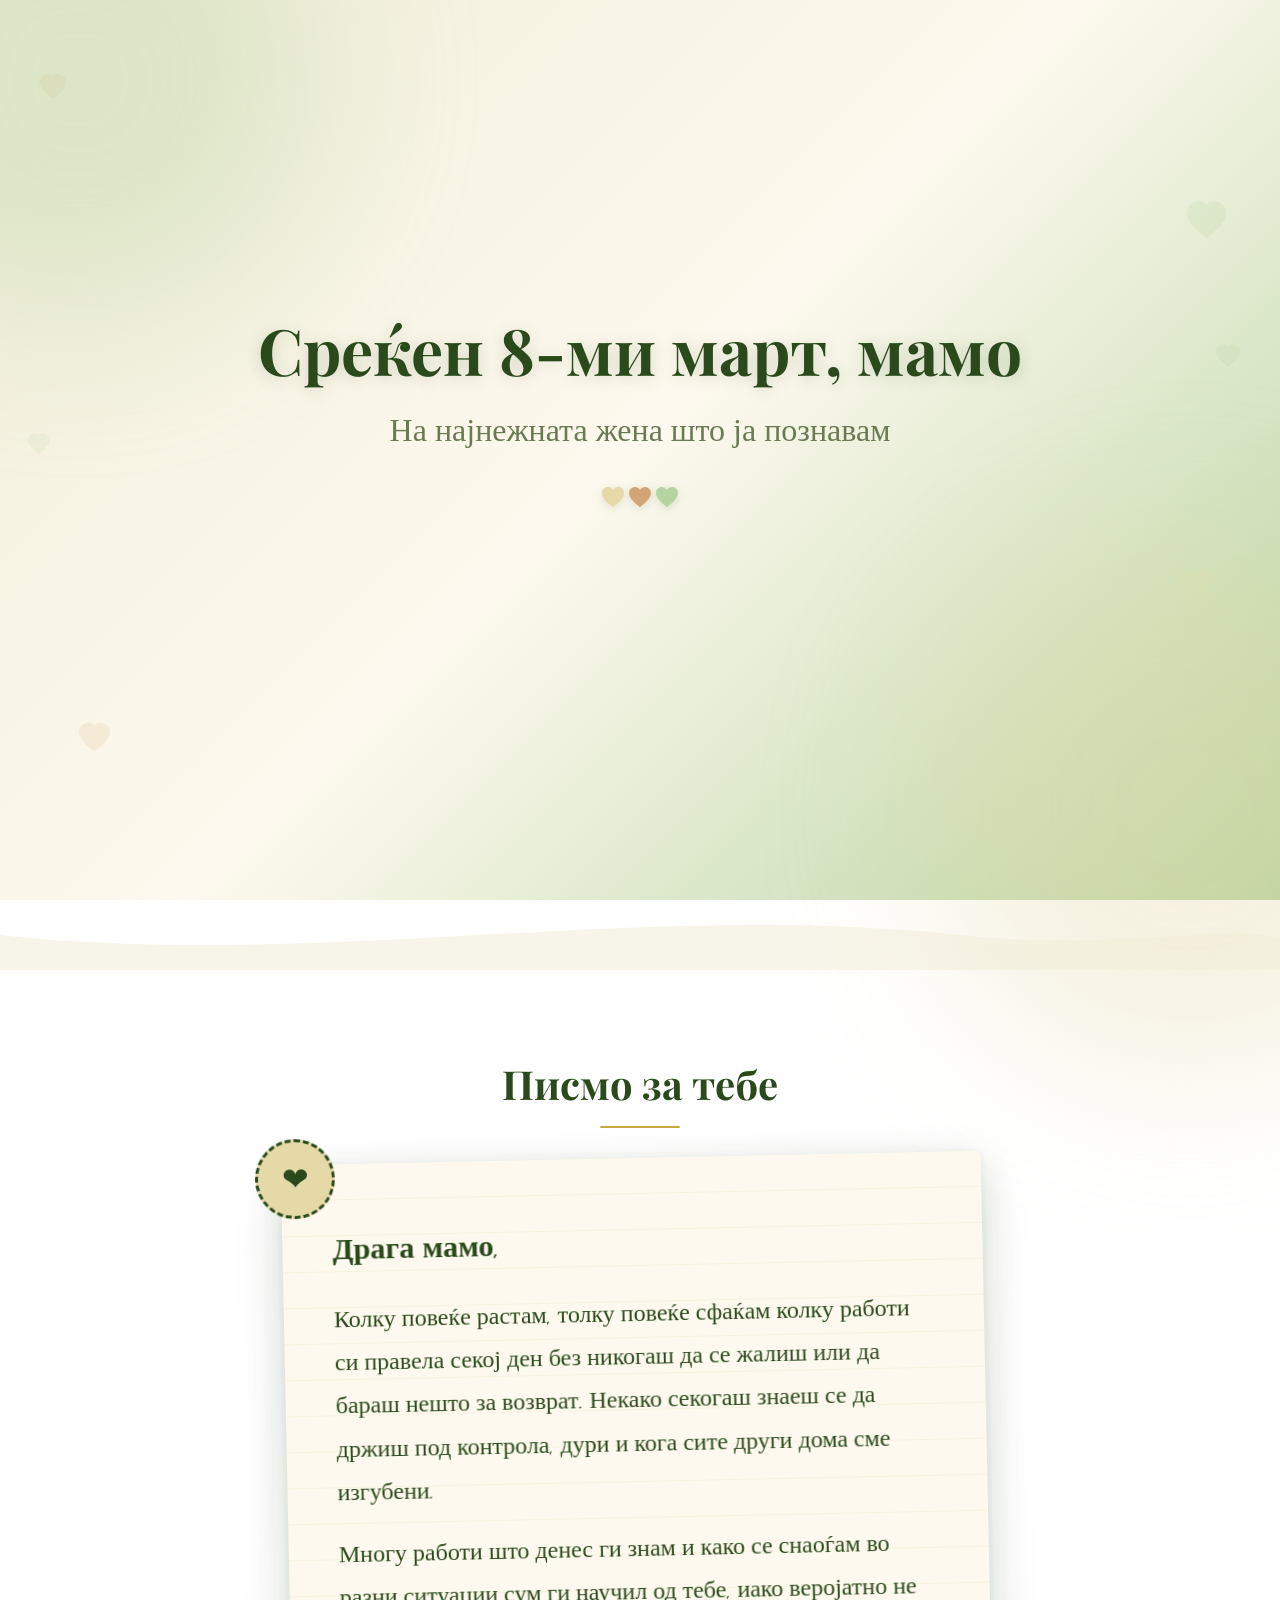
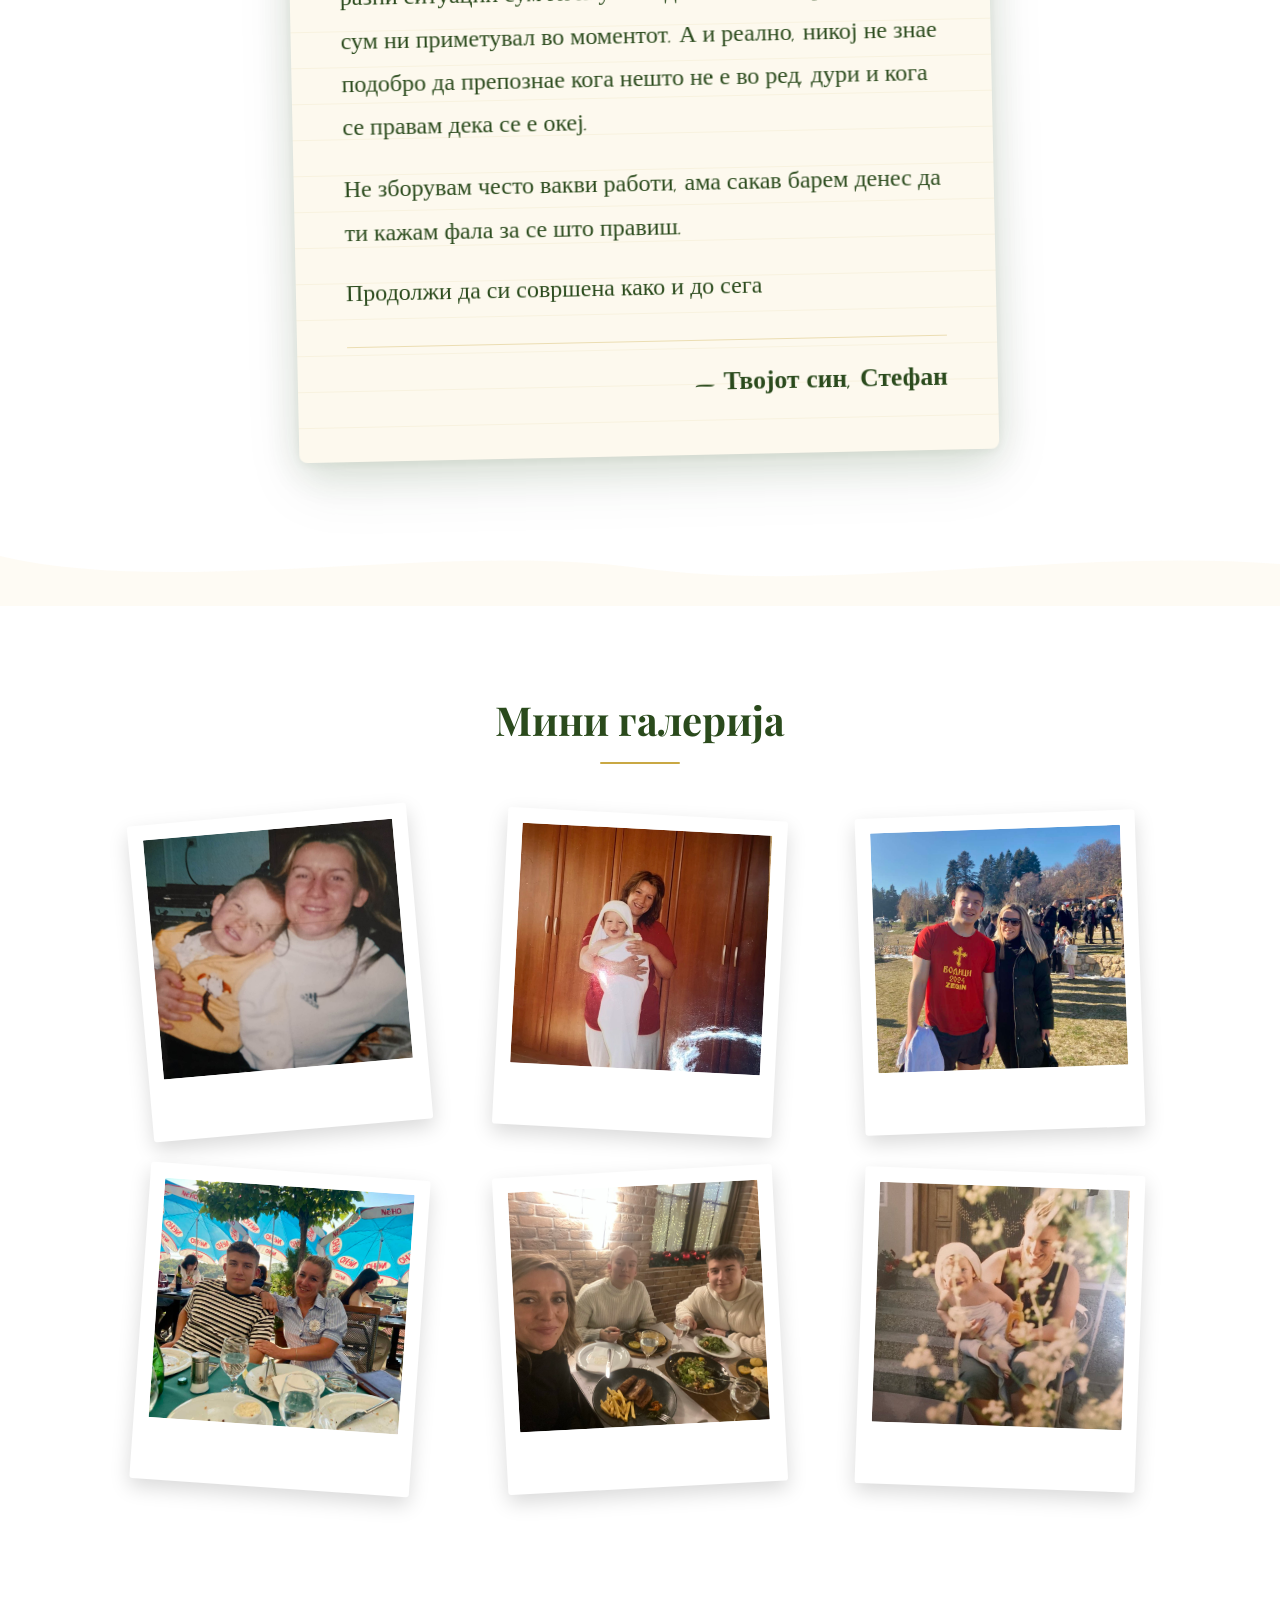
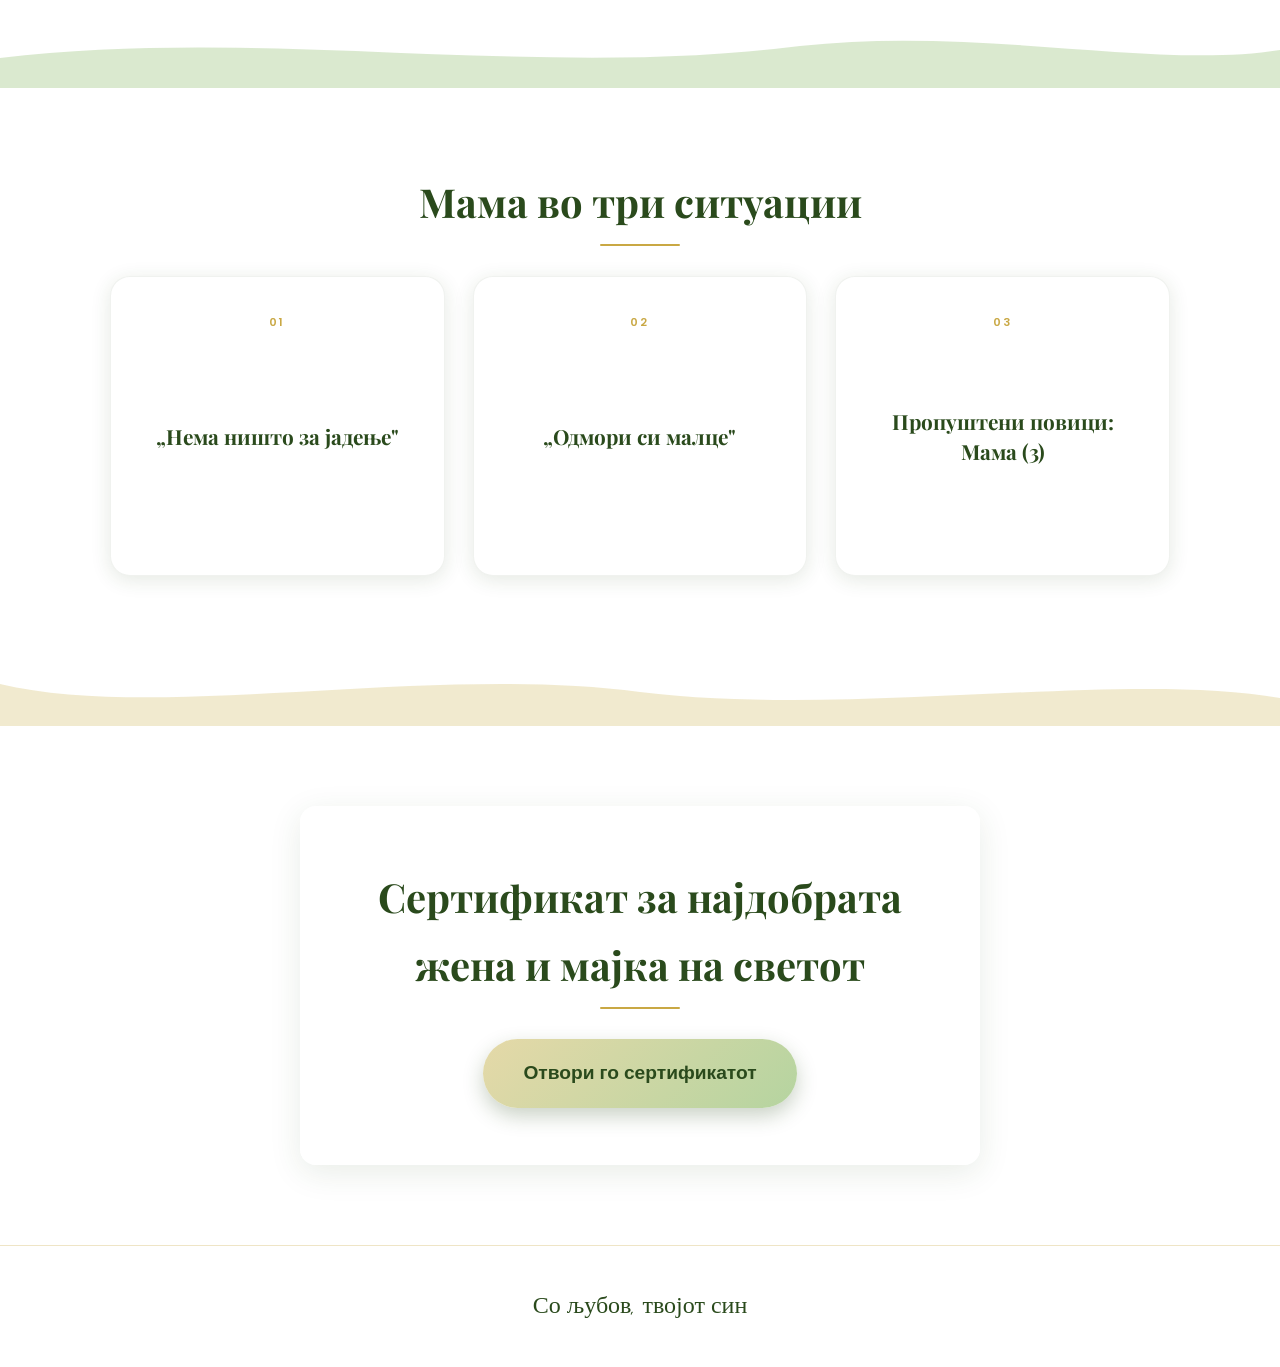
<file: index.html>
<!DOCTYPE html>
<html lang="mk">
  <head>
    <meta charset="UTF-8" />
    <meta name="viewport" content="width=device-width, initial-scale=1.0" />
    <title>Среќен 8-ми март, мамо </title>

    <link rel="stylesheet" href="style.css" />
  </head>
  <body>

    <div class="floating-hearts" aria-hidden="true">
      <svg class="fheart" xmlns="http://www.w3.org/2000/svg" viewBox="0 0 40 38" width="30" height="28">
        <path d="M20 36C20 36 2 24 2 14C2 7 8 3 14 3C17 3 19.5 5 20 7C20.5 5 23 3 26 3C32 3 38 7 38 14C38 24 20 36 20 36Z" fill="#d4a574"/>
      </svg>
      <svg class="fheart" xmlns="http://www.w3.org/2000/svg" viewBox="0 0 40 38" width="45" height="42">
        <path d="M20 36C20 36 2 24 2 14C2 7 8 3 14 3C17 3 19.5 5 20 7C20.5 5 23 3 26 3C32 3 38 7 38 14C38 24 20 36 20 36Z" fill="#a8c890"/>
      </svg>
      <svg class="fheart" xmlns="http://www.w3.org/2000/svg" viewBox="0 0 40 38" width="25" height="23">
        <path d="M20 36C20 36 2 24 2 14C2 7 8 3 14 3C17 3 19.5 5 20 7C20.5 5 23 3 26 3C32 3 38 7 38 14C38 24 20 36 20 36Z" fill="#b5d4a0"/>
      </svg>
      <svg class="fheart" xmlns="http://www.w3.org/2000/svg" viewBox="0 0 40 38" width="40" height="37">
        <path d="M20 36C20 36 2 24 2 14C2 7 8 3 14 3C17 3 19.5 5 20 7C20.5 5 23 3 26 3C32 3 38 7 38 14C38 24 20 36 20 36Z" fill="#e5d9a8"/>
      </svg>
      <svg class="fheart" xmlns="http://www.w3.org/2000/svg" viewBox="0 0 40 38" width="35" height="33">
        <path d="M20 36C20 36 2 24 2 14C2 7 8 3 14 3C17 3 19.5 5 20 7C20.5 5 23 3 26 3C32 3 38 7 38 14C38 24 20 36 20 36Z" fill="#d4a574"/>
      </svg>
      <svg class="fheart" xmlns="http://www.w3.org/2000/svg" viewBox="0 0 40 38" width="28" height="26">
        <path d="M20 36C20 36 2 24 2 14C2 7 8 3 14 3C17 3 19.5 5 20 7C20.5 5 23 3 26 3C32 3 38 7 38 14C38 24 20 36 20 36Z" fill="#a8c890"/>
      </svg>
    </div>

    <header class="hero">
      <div class="hero__content">
        <h1 class="hero__title"><span>Среќен</span> <span>8-ми</span> <span>март,</span> <span>мамо</span></h1>
        <p class="hero__subtitle">На најнежната жена што ја познавам</p>

        <span class="hero__hearts" aria-hidden="true">
          <svg xmlns="http://www.w3.org/2000/svg" viewBox="0 0 80 26" width="80" height="26">
            <path d="M13 23C13 23 2 15.5 2 9C2 5.5 5 3 8 3C10 3 11.8 4.2 13 5.8C14.2 4.2 16 3 18 3C21 3 24 5.5 24 9C24 15.5 13 23 13 23Z" fill="#e5d9a8"/>
            <path d="M40 23C40 23 29 15.5 29 9C29 5.5 32 3 35 3C37 3 38.8 4.2 40 5.8C41.2 4.2 43 3 45 3C48 3 51 5.5 51 9C51 15.5 40 23 40 23Z" fill="#d4a574"/>
            <path d="M67 23C67 23 56 15.5 56 9C56 5.5 59 3 62 3C64 3 65.8 4.2 67 5.8C68.2 4.2 70 3 72 3C75 3 78 5.5 78 9C78 15.5 67 23 67 23Z" fill="#b5d4a0"/>
          </svg>
        </span>
      </div>

    </header>

    <main>

      <div class="wave wave--hero" aria-hidden="true"></div>

      <section id="letter" class="letter" aria-labelledby="letter-heading">
        <h2 id="letter-heading" class="section-title">Писмо за тебе</h2>

        <article class="letter__card">
          <p class="letter__salutation">Драга мамо,</p>

          <p class="letter__body">
            Колку повеќе растам, толку повеќе сфаќам колку работи си
            правела секој ден без никогаш да се жалиш или да бараш нешто за возврат. Некако секогаш знаеш се
            да држиш под контрола, дури и кога сите други дома сме изгубени.
          </p>
          <p class="letter__body">
            Многу работи што денес ги знам и како се снаоѓам во разни ситуации сум ги научил од тебе,
            иако веројатно не сум ни приметувал во моментот.
            А и реално, никој не знае подобро да препознае кога нешто не е во ред,
            дури и кога се правам дека се е океј.
          </p>
          <p class="letter__body">
            Не зборувам често вакви работи, ама сакав барем денес да ти кажам фала за се што правиш.
          </p>
          <p class="letter__closing">Продолжи да си совршена како и до сега</p>

          <p class="letter__signature">
            — Твојот син, Стефан
          </p>
        </article>
      </section>

      <div class="wave wave--1" aria-hidden="true"></div>

      <section class="gallery" aria-labelledby="gallery-heading">
        <h2 id="gallery-heading" class="section-title">Мини галерија</h2>

        <div class="gallery__grid">

          <figure class="polaroid">
            <img
              src="assets/images/photo1.jpg"
              alt="слика1"
              class="polaroid__img"
              loading="lazy"
            />
            <figcaption class="polaroid__caption"></figcaption>
          </figure>

          <figure class="polaroid">
            <img
              src="assets/images/photo2.jpg"
              alt="слика2"
              class="polaroid__img"
              loading="lazy"
            />
            <figcaption class="polaroid__caption"></figcaption>
          </figure>

          <figure class="polaroid">
            <img
              src="assets/images/photo3.jpg"
              alt="слика3"
              class="polaroid__img"
              loading="lazy"
            />
            <figcaption class="polaroid__caption"></figcaption>
          </figure>

          <figure class="polaroid">
            <img
              src="assets/images/photo4.jpg"
              alt="слика4"
              class="polaroid__img"
              loading="lazy"
            />
            <figcaption class="polaroid__caption"></figcaption>
          </figure>

          <figure class="polaroid">
            <img
              src="assets/images/photo5.jpg"
              alt="слика5"
              class="polaroid__img"
              loading="lazy"
            />
            <figcaption class="polaroid__caption"></figcaption>
          </figure>

          <figure class="polaroid">
            <img
              src="assets/images/photo6.jpg"
              alt="слика6"
              class="polaroid__img"
              loading="lazy"
            />
            <figcaption class="polaroid__caption"></figcaption>
          </figure>

        </div>
      </section>

      <div class="wave wave--2" aria-hidden="true"></div>

      <section class="memories" aria-labelledby="memories-heading">
        <h2 id="memories-heading" class="section-title">Мама во три ситуации</h2>

        <div class="flip-grid">

          <div class="flip-card" tabindex="0">
            <div class="flip-card__inner">
              <div class="flip-card__front">
                <span class="flip-card__label">01</span>
                <p class="flip-card__front-text">„Нема ништо за јадење"</p>
                <span class="flip-card__hint"></span>
              </div>
              <div class="flip-card__back">
                <p class="flip-card__scene">*влегувам во кујна*</p>
                <ul class="flip-card__list">
                  <li>супа</li>
                  <li>салата</li>
                  <li>главно јадење</li>
                  <li>десерт</li>
                  <li>цеден сок</li>
                </ul>
              </div>
            </div>
          </div>

          <div class="flip-card" tabindex="0">
            <div class="flip-card__inner">
              <div class="flip-card__front">
                <span class="flip-card__label">02</span>
                <p class="flip-card__front-text">„Одмори си малце"</p>
                <span class="flip-card__hint"></span>
              </div>
              <div class="flip-card__back">
                <p class="flip-card__scene">*7 сабајле*</p>
                <p class="flip-card__back-text">веќе исчистена<br>цела куќа</p>
              </div>
            </div>
          </div>

          <div class="flip-card" tabindex="0">
            <div class="flip-card__inner">
              <div class="flip-card__front">
                <span class="flip-card__label">03</span>
                <p class="flip-card__front-text">Пропуштени повици:<br>Мама (3)</p>
                <span class="flip-card__hint"></span>
              </div>
              <div class="flip-card__back">
                <ul class="flip-card__list flip-card__list--quotes">
                  <li>„Каде си?"</li>
                  <li>„Јаде ли?"</li>
                  <li>„Кога ќе дојдеш?"</li>
                </ul>
              </div>
            </div>
          </div>

        </div>
      </section>

      <div class="wave wave--3" aria-hidden="true"></div>

      <section class="download" aria-labelledby="download-heading">
        <div class="download__box">
          <h2 id="download-heading" class="section-title">
            Сертификат за најдобрата жена и мајка на светот
          </h2>
          <a
            href="certificate.html"
            target="_blank"
            rel="noopener noreferrer"
            class="download-btn"
          >
            Отвори го сертификатот
          </a>
        </div>
      </section>

    </main>

    <footer class="site-footer">
      <p class="site-footer__text">Со љубов, твојот син</p>
    </footer>

    <script>
      document.getElementById('current-year').textContent =
        new Date().getFullYear();
    </script>

  </body>
</html>
</file>
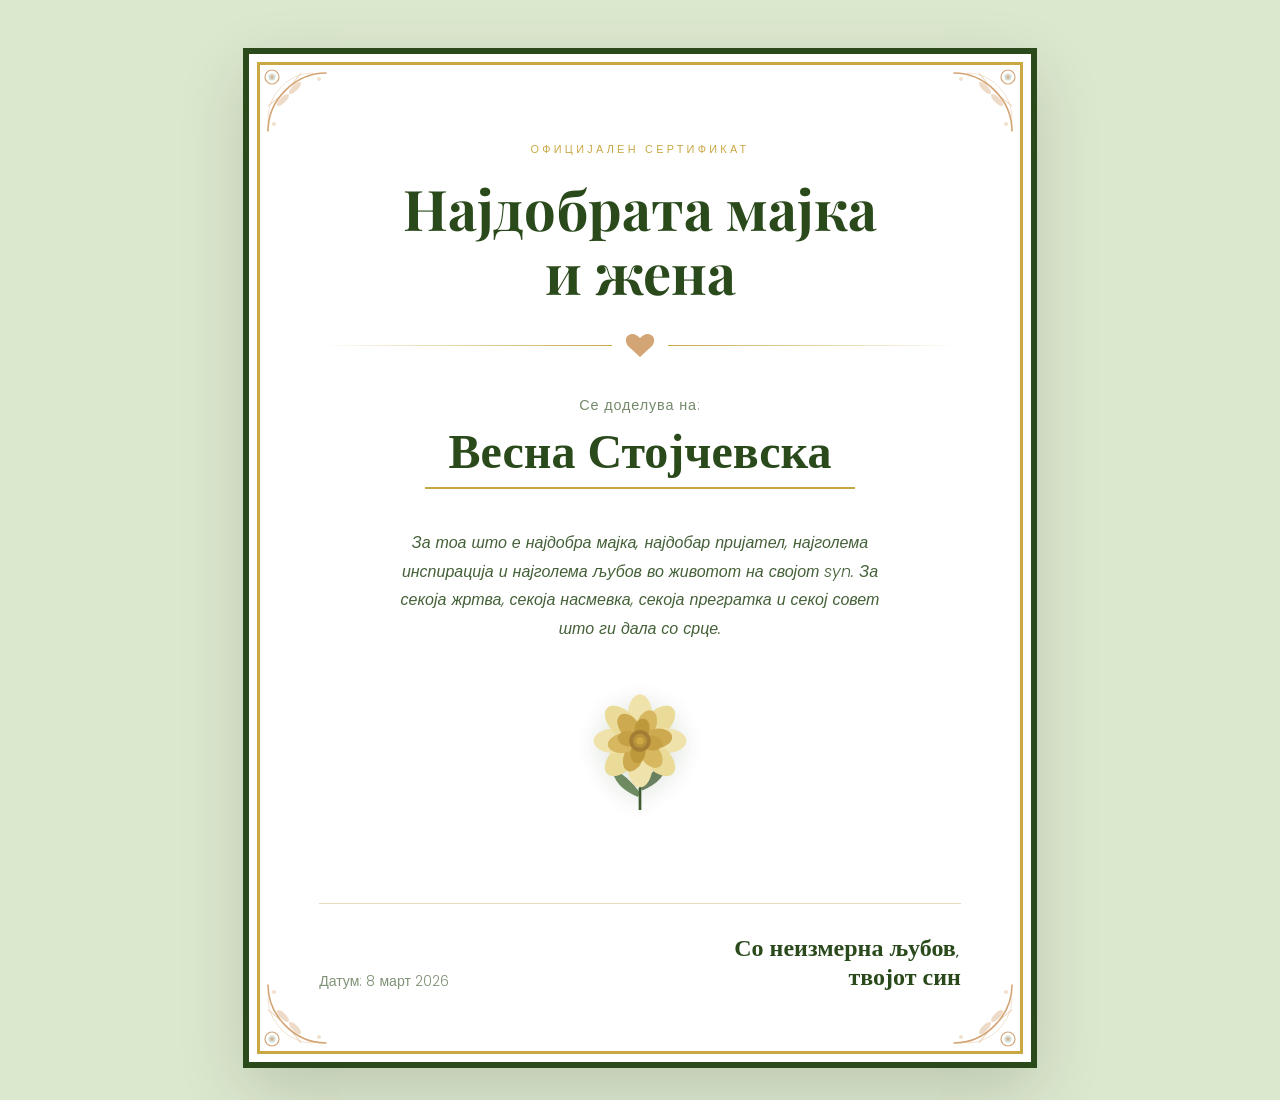
<file: certificate.html>
<!DOCTYPE html>
<html lang="mk">
  <head>
    <meta charset="UTF-8" />
    <meta name="viewport" content="width=device-width, initial-scale=1.0" />
    <title>Сертификат — Најдобрата мајка и жена</title>
    <style>
      @import url('https://fonts.googleapis.com/css2?family=Playfair+Display:ital,wght@0,400;0,700;1,400&family=Dancing+Script:wght@500;700&family=Poppins:wght@300;400;500&display=swap');

      :root {
        --burgundy: #2a4a1c;
        --gold:     #c9a844;
        --cream:    #fdf9ee;
      }

      *, *::before, *::after {
        box-sizing: border-box;
        margin: 0;
        padding: 0;
      }

      body {
        font-family: 'Poppins', sans-serif;
        background: #dce8ce;
        min-height: 100vh;
        display: flex;
        flex-direction: column;
        align-items: center;
        justify-content: flex-start;
        padding: 48px 20px 32px;
        gap: 28px;
      }

      .certificate {
        background: #fff;
        width: 210mm;
        min-height: 270mm;
        padding: 60px 70px;
        position: relative;
        display: flex;
        flex-direction: column;
        align-items: center;
        text-align: center;
        border: 6px solid var(--burgundy);
        box-shadow:
          inset 0 0 0 8px #fff,
          inset 0 0 0 11px var(--gold),
          0 24px 64px rgba(0, 0, 0, 0.14);
      }

      .corner {
        position: absolute;
        width: 68px;
        height: 68px;
        pointer-events: none;
      }
      .corner--tl { top: 14px;    left: 14px;  }
      .corner--tr { top: 14px;    right: 14px; transform: scaleX(-1); }
      .corner--bl { bottom: 14px; left: 14px;  transform: scaleY(-1); }
      .corner--br { bottom: 14px; right: 14px; transform: scale(-1);  }

      .cert-org {
        font-family: 'Poppins', sans-serif;
        font-size: 0.68rem;
        font-weight: 500;
        letter-spacing: 0.30em;
        text-transform: uppercase;
        color: var(--gold);
        margin-top: 28px;
        margin-bottom: 18px;
      }

      .cert-title {
        font-family: 'Playfair Display', serif;
        font-size: 3.5rem;
        font-weight: 700;
        color: var(--burgundy);
        line-height: 1.15;
        margin-bottom: 28px;
      }

      .cert-divider {
        display: flex;
        align-items: center;
        gap: 14px;
        width: 100%;
        margin-bottom: 36px;
      }

      .cert-divider__line {
        flex: 1;
        height: 1px;
        background: linear-gradient(to right, transparent, var(--gold));
      }

      .cert-divider__line + svg + .cert-divider__line {
        background: linear-gradient(to left, transparent, var(--gold));
      }

      .cert-intro {
        font-size: 0.9rem;
        font-weight: 300;
        color: rgba(42, 74, 28, 0.65);
        letter-spacing: 0.06em;
        margin-bottom: 8px;
      }

      .cert-name {
        font-family: 'Dancing Script', cursive;
        font-size: 3rem;
        font-weight: 700;
        color: var(--burgundy);
        border-bottom: 2px solid var(--gold);
        display: inline-block;
        min-width: 340px;
        padding: 0 24px 6px;
        margin-bottom: 40px;
        min-height: 3.8rem;
      }

      .cert-body {
        font-size: 1rem;
        font-weight: 300;
        color: var(--burgundy);
        line-height: 1.8;
        max-width: 480px;
        margin: 0 auto;
        opacity: 0.88;
        font-style: italic;
      }

      .cert-rose {
        display: block;
        margin: 2rem auto 1rem;
        opacity: 0.9;
        filter: drop-shadow(0 4px 12px rgba(42, 74, 28, 0.15));
      }

      .cert-footer {
        width: 100%;
        display: flex;
        justify-content: space-between;
        align-items: flex-end;
        margin-top: auto;
        padding-top: 30px;
        padding-bottom: 10px;
        border-top: 1px solid rgba(201, 168, 68, 0.4);
      }

      .cert-date {
        font-size: 0.88rem;
        color: rgba(42, 74, 28, 0.6);
        font-weight: 300;
      }

      .cert-signature {
        font-family: 'Dancing Script', cursive;
        font-size: 1.5rem;
        font-weight: 700;
        color: var(--burgundy);
        text-align: right;
      }

      .print-controls {
        display: flex;
        gap: 12px;
        flex-wrap: wrap;
        justify-content: center;
      }

      .print-btn {
        display: inline-block;
        padding: 14px 32px;
        background: var(--burgundy);
        color: #fff;
        border: none;
        border-radius: 50px;
        font-family: 'Poppins', sans-serif;
        font-size: 1rem;
        font-weight: 500;
        cursor: pointer;
        box-shadow: 0 4px 16px rgba(42, 74, 28, 0.3);
        transition: transform 0.25s ease, box-shadow 0.25s ease;
      }

      .print-btn:hover {
        transform: translateY(-3px);
        box-shadow: 0 8px 28px rgba(42, 74, 28, 0.4);
      }

      .back-link {
        display: inline-block;
        padding: 14px 32px;
        background: transparent;
        color: var(--burgundy);
        border: 2px solid var(--burgundy);
        border-radius: 50px;
        font-family: 'Poppins', sans-serif;
        font-size: 1rem;
        font-weight: 400;
        text-decoration: none;
        transition: all 0.25s ease;
      }

      .back-link:hover {
        background: var(--burgundy);
        color: #fff;
      }

      @media print {
        @page { size: A4 portrait; margin: 12mm; }

        *  { -webkit-print-color-adjust: exact; print-color-adjust: exact; }

        body {
          background: #fff;
          padding: 0;
          display: block;
          min-height: unset;
        }

        .no-print { display: none !important; }

        .certificate {
          width: 100%;
          min-height: unset;
          box-shadow: none;
          border: 5px solid var(--burgundy);
          outline: 2px solid var(--gold);
          outline-offset: -12px;
          padding: 50px 60px;
        }
      }

      @media (max-width: 820px) {
        body { padding: 24px 12px; }

        .certificate {
          width: 95vw;
          min-height: unset;
          padding: 40px 28px;
        }

        .corner      { width: 52px; height: 52px; }
        .cert-org    { font-size: 0.62rem; letter-spacing: 0.22em; margin-top: 20px; }
        .cert-title  { font-size: 2.2rem; }
        .cert-name   { font-size: 2.2rem; min-width: 200px; }
        .cert-body   { font-size: 0.92rem; }
      }

      @media (max-width: 520px) {
        .certificate { width: 95vw; padding: 30px 20px; }
        .cert-title  { font-size: 1.75rem; }
        .cert-name   { font-size: 1.8rem;  min-width: 160px; }
        .cert-org    { font-size: 0.58rem; letter-spacing: 0.18em; }
        .cert-footer { flex-direction: column; gap: 14px; text-align: center; }
        .corner      { width: 44px; height: 44px; }
        .print-controls { gap: 8px; }
        .print-btn,
        .back-link   { padding: 12px 24px; font-size: 0.9rem; }
      }
    </style>
  </head>
  <body>

    <div class="certificate">

      <div class="corner corner--tl" aria-hidden="true">
        <svg xmlns="http://www.w3.org/2000/svg" viewBox="0 0 68 68" width="68" height="68">
          <path d="M5 63 C5 32 32 5 63 5"
                fill="none" stroke="#d4a574" stroke-width="1.6" stroke-linecap="round"/>
          <path d="M5 50 C5 26 26 5 50 5"
                fill="none" stroke="#d4a574" stroke-width="0.8" stroke-linecap="round" opacity="0.4"/>
          <path d="M5 38 Q24 24 38 5"
                fill="none" stroke="#d4a574" stroke-width="1" stroke-linecap="round" opacity="0.55"/>
          <ellipse cx="20" cy="32" rx="8" ry="3"
                   fill="#d4a574" opacity="0.4" transform="rotate(-45 20 32)"/>
          <ellipse cx="32" cy="20" rx="8" ry="3"
                   fill="#d4a574" opacity="0.4" transform="rotate(-45 32 20)"/>
          <circle cx="9" cy="9" r="7"
                  fill="none" stroke="#d4a574" stroke-width="1.2"/>
          <circle cx="9" cy="9" r="3.5" fill="#2a4a1c" opacity="0.2"/>
          <circle cx="9" cy="9" r="1.6" fill="#d4a574" opacity="0.75"/>
          <circle cx="11" cy="56" r="2"  fill="#d4a574" opacity="0.35"/>
          <circle cx="56" cy="11" r="2"  fill="#d4a574" opacity="0.35"/>
        </svg>
      </div>
      <div class="corner corner--tr" aria-hidden="true">
        <svg xmlns="http://www.w3.org/2000/svg" viewBox="0 0 68 68" width="68" height="68">
          <path d="M5 63 C5 32 32 5 63 5"
                fill="none" stroke="#d4a574" stroke-width="1.6" stroke-linecap="round"/>
          <path d="M5 50 C5 26 26 5 50 5"
                fill="none" stroke="#d4a574" stroke-width="0.8" stroke-linecap="round" opacity="0.4"/>
          <path d="M5 38 Q24 24 38 5"
                fill="none" stroke="#d4a574" stroke-width="1" stroke-linecap="round" opacity="0.55"/>
          <ellipse cx="20" cy="32" rx="8" ry="3"
                   fill="#d4a574" opacity="0.4" transform="rotate(-45 20 32)"/>
          <ellipse cx="32" cy="20" rx="8" ry="3"
                   fill="#d4a574" opacity="0.4" transform="rotate(-45 32 20)"/>
          <circle cx="9" cy="9" r="7"
                  fill="none" stroke="#d4a574" stroke-width="1.2"/>
          <circle cx="9" cy="9" r="3.5" fill="#2a4a1c" opacity="0.2"/>
          <circle cx="9" cy="9" r="1.6" fill="#d4a574" opacity="0.75"/>
          <circle cx="11" cy="56" r="2"  fill="#d4a574" opacity="0.35"/>
          <circle cx="56" cy="11" r="2"  fill="#d4a574" opacity="0.35"/>
        </svg>
      </div>
      <div class="corner corner--bl" aria-hidden="true">
        <svg xmlns="http://www.w3.org/2000/svg" viewBox="0 0 68 68" width="68" height="68">
          <path d="M5 63 C5 32 32 5 63 5"
                fill="none" stroke="#d4a574" stroke-width="1.6" stroke-linecap="round"/>
          <path d="M5 50 C5 26 26 5 50 5"
                fill="none" stroke="#d4a574" stroke-width="0.8" stroke-linecap="round" opacity="0.4"/>
          <path d="M5 38 Q24 24 38 5"
                fill="none" stroke="#d4a574" stroke-width="1" stroke-linecap="round" opacity="0.55"/>
          <ellipse cx="20" cy="32" rx="8" ry="3"
                   fill="#d4a574" opacity="0.4" transform="rotate(-45 20 32)"/>
          <ellipse cx="32" cy="20" rx="8" ry="3"
                   fill="#d4a574" opacity="0.4" transform="rotate(-45 32 20)"/>
          <circle cx="9" cy="9" r="7"
                  fill="none" stroke="#d4a574" stroke-width="1.2"/>
          <circle cx="9" cy="9" r="3.5" fill="#2a4a1c" opacity="0.2"/>
          <circle cx="9" cy="9" r="1.6" fill="#d4a574" opacity="0.75"/>
          <circle cx="11" cy="56" r="2"  fill="#d4a574" opacity="0.35"/>
          <circle cx="56" cy="11" r="2"  fill="#d4a574" opacity="0.35"/>
        </svg>
      </div>
      <div class="corner corner--br" aria-hidden="true">
        <svg xmlns="http://www.w3.org/2000/svg" viewBox="0 0 68 68" width="68" height="68">
          <path d="M5 63 C5 32 32 5 63 5"
                fill="none" stroke="#d4a574" stroke-width="1.6" stroke-linecap="round"/>
          <path d="M5 50 C5 26 26 5 50 5"
                fill="none" stroke="#d4a574" stroke-width="0.8" stroke-linecap="round" opacity="0.4"/>
          <path d="M5 38 Q24 24 38 5"
                fill="none" stroke="#d4a574" stroke-width="1" stroke-linecap="round" opacity="0.55"/>
          <ellipse cx="20" cy="32" rx="8" ry="3"
                   fill="#d4a574" opacity="0.4" transform="rotate(-45 20 32)"/>
          <ellipse cx="32" cy="20" rx="8" ry="3"
                   fill="#d4a574" opacity="0.4" transform="rotate(-45 32 20)"/>
          <circle cx="9" cy="9" r="7"
                  fill="none" stroke="#d4a574" stroke-width="1.2"/>
          <circle cx="9" cy="9" r="3.5" fill="#2a4a1c" opacity="0.2"/>
          <circle cx="9" cy="9" r="1.6" fill="#d4a574" opacity="0.75"/>
          <circle cx="11" cy="56" r="2"  fill="#d4a574" opacity="0.35"/>
          <circle cx="56" cy="11" r="2"  fill="#d4a574" opacity="0.35"/>
        </svg>
      </div>

      <p class="cert-org">Официјален сертификат</p>

      <h1 class="cert-title">
        Најдобрата мајка<br />и жена
      </h1>

      <div class="cert-divider" aria-hidden="true">
        <span class="cert-divider__line"></span>
        <svg xmlns="http://www.w3.org/2000/svg" viewBox="0 0 28 26" width="28" height="26">
          <path d="M14 24L2 13C-1 9-1 4 3 2C6 0 10 1 14 5C18 1 22 0 25 2C29 4 29 9 26 13Z"
                fill="#d4a574"/>
        </svg>
        <span class="cert-divider__line"></span>
      </div>

      <p class="cert-intro">Се доделува на:</p>

      <p class="cert-name" aria-label="Место за иметo на примателката">Весна Стојчевска</p>

      <p class="cert-body">
        За тоа што е најдобра мајка, најдобар пријател, најголема инспирација
        и најголема љубов во животот на својот syn. За секоја жртва,
        секоја насмевка, секоја прегратка и секој совет
        што ги дала со срце.
      </p>

      <svg class="cert-rose" xmlns="http://www.w3.org/2000/svg" viewBox="0 0 120 124" width="130" height="134" aria-hidden="true">
        <line x1="60" y1="124" x2="60" y2="104" stroke="#2a4a1c" stroke-width="2.5" stroke-linecap="round"/>
        <path d="M58 112 Q36 103 34 85 Q49 93 60 108Z" fill="#3a6028" opacity="0.8"/>
        <path d="M62 106 Q84 97 86 79 Q71 87 60 102Z" fill="#2a4a1c" opacity="0.75"/>
        <ellipse cx="60" cy="37" rx="11.5" ry="20" fill="#eee0a2" transform="rotate(0   60 60)"/>
        <ellipse cx="60" cy="37" rx="11.5" ry="20" fill="#e8d88e" transform="rotate(45  60 60)"/>
        <ellipse cx="60" cy="37" rx="11.5" ry="20" fill="#eee0a2" transform="rotate(90  60 60)"/>
        <ellipse cx="60" cy="37" rx="11.5" ry="20" fill="#e8d88e" transform="rotate(135 60 60)"/>
        <ellipse cx="60" cy="37" rx="11.5" ry="20" fill="#eee0a2" transform="rotate(180 60 60)"/>
        <ellipse cx="60" cy="37" rx="11.5" ry="20" fill="#e8d88e" transform="rotate(225 60 60)"/>
        <ellipse cx="60" cy="37" rx="11.5" ry="20" fill="#eee0a2" transform="rotate(270 60 60)"/>
        <ellipse cx="60" cy="37" rx="11.5" ry="20" fill="#e8d88e" transform="rotate(315 60 60)"/>
        <ellipse cx="60" cy="44" rx="9" ry="14" fill="#d4b050" transform="rotate(22  60 60)"/>
        <ellipse cx="60" cy="44" rx="9" ry="14" fill="#c8a03c" transform="rotate(82  60 60)"/>
        <ellipse cx="60" cy="44" rx="9" ry="14" fill="#d4b050" transform="rotate(142 60 60)"/>
        <ellipse cx="60" cy="44" rx="9" ry="14" fill="#c8a03c" transform="rotate(202 60 60)"/>
        <ellipse cx="60" cy="44" rx="9" ry="14" fill="#d4b050" transform="rotate(262 60 60)"/>
        <ellipse cx="60" cy="44" rx="9" ry="14" fill="#c8a03c" transform="rotate(322 60 60)"/>
        <ellipse cx="60" cy="49" rx="7" ry="10" fill="#b88e28" transform="rotate(10  60 60)"/>
        <ellipse cx="60" cy="49" rx="7" ry="10" fill="#c09630" transform="rotate(100 60 60)"/>
        <ellipse cx="60" cy="49" rx="7" ry="10" fill="#b88e28" transform="rotate(190 60 60)"/>
        <ellipse cx="60" cy="49" rx="7" ry="10" fill="#c09630" transform="rotate(280 60 60)"/>
        <circle cx="60" cy="60" r="10"  fill="#9a7020"/>
        <circle cx="60" cy="60" r="6.5" fill="#b08828"/>
        <circle cx="60" cy="60" r="3.5" fill="#c9a030"/>
      </svg>

      <footer class="cert-footer">
        <p class="cert-date">Датум: 8 март 2026</p>
        <p class="cert-signature">Со неизмерна љубов,<br />твојот син</p>
      </footer>

    </div>

  </body>
</html>
</file>
<file: style.css>
@import url('https://fonts.googleapis.com/css2?family=Playfair+Display:ital,wght@0,400;0,700;1,400&family=Dancing+Script:wght@500;700&family=Poppins:wght@300;400;500&display=swap');

:root {
  --pink-soft:  #f0edd8;
  --pink-warm:  #e5d9a8;
  --lavender:   #b5d4a0;
  --cream:      #fdf9ee;
  --burgundy:   #2a4a1c;
  --gold:       #c9a844;

  --text-body:  #3a4a28;
  --text-muted: #6a7a54;

  --radius-card: 16px;
  --shadow-soft: 0 8px 32px rgba(42, 74, 28, 0.10);
  --shadow-card: 0 4px 20px rgba(42, 74, 28, 0.12);
}

*,
*::before,
*::after {
  box-sizing: border-box;
  margin: 0;
  padding: 0;
}

::selection {
  background: var(--lavender);
  color: var(--burgundy);
}

::-webkit-scrollbar       { width: 6px; }
::-webkit-scrollbar-track { background: var(--cream); }
::-webkit-scrollbar-thumb {
  background: var(--pink-warm);
  border-radius: 6px;
}
::-webkit-scrollbar-thumb:hover { background: var(--burgundy); }

a,
button { transition: all 0.3s ease; }

.btn,
.download-btn,
.back-link,
button { min-height: 44px; }

body {
  font-family: 'Poppins', sans-serif;
  font-weight: 400;
  font-size: 1rem;
  line-height: 1.7;
  color: var(--text-body);
  min-height: 100vh;
  scroll-behavior: smooth;
  overflow-x: hidden;

  background:
    linear-gradient(
      135deg,
      var(--pink-soft)  0%,
      var(--cream)      50%,
      var(--lavender)   100%
    );
  background-attachment: fixed;

  position: relative;
}

body::before {
  content: '';
  position: fixed;
  top: -160px;
  left: -160px;
  width: 480px;
  height: 480px;
  border-radius: 50%;
  background: var(--lavender);
  opacity: 0.35;
  filter: blur(80px);
  pointer-events: none;
  animation: blobFloat 9s ease-in-out infinite alternate;
  z-index: 0;
}

body::after {
  content: '';
  position: fixed;
  bottom: -180px;
  right: -180px;
  width: 540px;
  height: 540px;
  border-radius: 50%;
  background: var(--pink-warm);
  opacity: 0.35;
  filter: blur(80px);
  pointer-events: none;
  animation: blobFloat 12s ease-in-out infinite alternate-reverse;
  z-index: 0;
}

@keyframes blobFloat {
  0%   { transform: translate(0,    0)    scale(1);    }
  33%  { transform: translate(30px, 20px) scale(1.04); }
  66%  { transform: translate(-20px,30px) scale(0.97); }
  100% { transform: translate(20px,-20px) scale(1.02); }
}

h1 {
  font-family: 'Playfair Display', serif;
  font-size: clamp(2.4rem, 6vw, 4rem);
  font-weight: 700;
  color: var(--burgundy);
  line-height: 1.2;
}

h2 {
  font-family: 'Playfair Display', serif;
  font-size: clamp(1.8rem, 4vw, 2.5rem);
  font-weight: 700;
  color: var(--burgundy);
  text-align: center;
}

h3 {
  font-family: 'Playfair Display', serif;
  font-size: 1.25rem;
  color: var(--burgundy);
}

.section-title {
  position: relative;
  display: inline-block;
  margin-bottom: 2.5rem;
}

.section-title::after {
  content: '';
  position: absolute;
  bottom: -10px;
  left: 50%;
  transform: translateX(-50%);
  width: 80px;
  height: 2px;
  background: var(--gold);
  border-radius: 2px;
}

section > h2,
section > .section-title {
  display: block;
}

section > h2.section-title::after {
  left: 50%;
  transform: translateX(-50%);
}

.letter,
.gallery,
.memories,
.download {
  position: relative;
  z-index: 1;
  max-width: 1100px;
  margin-inline: auto;
  padding: 80px 20px;
  text-align: center;
}

@keyframes fadeInUp {
  0%   { opacity: 0; transform: translateY(30px); }
  100% { opacity: 1; transform: translateY(0);    }
}

.hero {
  position: relative;
  z-index: 1;
  min-height: 100vh;
  display: flex;
  flex-direction: column;
  align-items: center;
  justify-content: center;
  text-align: center;
  overflow: hidden;
  padding: 40px 20px 110px;
}

.hero__content {
  position: relative;
  z-index: 2;
  display: flex;
  flex-direction: column;
  align-items: center;
}

.hero__title {
  text-shadow: 0 2px 16px rgba(42, 74, 28, 0.18);
  margin-bottom: 1rem;
}

.hero__title span {
  display: inline-block;
  animation: fadeInUp 0.9s ease-out both;
  white-space: nowrap;
}

.hero__title span:nth-child(1) { animation-delay: 0.00s; }
.hero__title span:nth-child(2) { animation-delay: 0.08s; }
.hero__title span:nth-child(3) { animation-delay: 0.16s; }
.hero__title span:nth-child(4) { animation-delay: 0.24s; }
.hero__title span:nth-child(5) { animation-delay: 0.32s; }

.hero__subtitle {
  font-family: 'Dancing Script', cursive;
  font-size: clamp(1.4rem, 3.5vw, 2rem);
  color: var(--text-muted);
  font-weight: 500;
  animation: fadeInUp 1.2s ease-out 0.4s both;
}

.hero__hearts {
  display: block;
  margin-top: 1.6rem;
  animation: fadeInUp 1.2s ease-out 0.7s both;
}

.hero__hearts svg {
  overflow: visible;
  filter: drop-shadow(0 2px 5px rgba(42, 74, 28, 0.14));
}

.petals {
  position: absolute;
  inset: 0;
  pointer-events: none;
  overflow: hidden;
  z-index: 1;
}

.petal {
  position: absolute;
  top: -50px;
  width: 20px;
  height: 20px;
  border-radius: 0 100% 0 100%;
  pointer-events: none;
  opacity: 0;
  animation: fall linear infinite;
}

.petal:nth-child(1)  { left:  8%; background: #a8c890;          animation-duration:  8s;    animation-delay: 0s;   }
.petal:nth-child(2)  { left: 18%; background: var(--lavender);  animation-duration: 10s;    animation-delay: 1.5s; }
.petal:nth-child(3)  { left: 28%; background: var(--pink-warm); animation-duration: 12s;    animation-delay: 3s;   }
.petal:nth-child(4)  { left: 38%; background: #a8c890;          animation-duration:  9s;    animation-delay: 0.5s; }
.petal:nth-child(5)  { left: 48%; background: var(--lavender);  animation-duration: 14s;    animation-delay: 2s;   }
.petal:nth-child(6)  { left: 58%; background: var(--pink-warm); animation-duration: 11s;    animation-delay: 4.5s; }
.petal:nth-child(7)  { left: 68%; background: #a8c890;          animation-duration: 13s;    animation-delay: 1s;   }
.petal:nth-child(8)  { left: 78%; background: var(--lavender);  animation-duration:  8.5s;  animation-delay: 3.5s; }
.petal:nth-child(9)  { left: 88%; background: var(--pink-warm); animation-duration: 16s;    animation-delay: 0.8s; }
.petal:nth-child(10) { left: 15%; background: #a8c890;          animation-duration: 10.5s;  animation-delay: 6s;   }
.petal:nth-child(11) { left: 42%; background: var(--lavender);  animation-duration:  9.5s;  animation-delay: 7s;   }
.petal:nth-child(12) { left: 72%; background: var(--pink-warm); animation-duration: 15s;    animation-delay: 2.5s; }

@keyframes fall {
  0%   { top: -50px;  transform: rotate(0deg)   translateX(0px);   opacity: 0;   }
  10%  {                                                             opacity: 0.9; }
  25%  {               transform: rotate(180deg) translateX(40px);               }
  50%  {               transform: rotate(360deg) translateX(-30px);              }
  75%  {               transform: rotate(540deg) translateX(50px);               }
  90%  {                                                             opacity: 0.7; }
  100% { top: 110vh;  transform: rotate(720deg) translateX(-20px);  opacity: 0;   }
}

.hero__scroll {
  position: absolute;
  bottom: 2.5rem;
  left: 50%;
  transform: translateX(-50%);
  z-index: 2;
  display: flex;
  flex-direction: column;
  align-items: center;
  gap: 5px;
  text-decoration: none;
  pointer-events: auto;
}

.hero__scroll::before,
.hero__scroll::after {
  content: '';
  display: block;
  width: 16px;
  height: 16px;
  border-right: 2.5px solid var(--burgundy);
  border-bottom: 2.5px solid var(--burgundy);
  border-radius: 0 0 2px 0;
  transform: rotate(45deg);
  opacity: 0;
  animation: chevronBounce 2s ease-in-out infinite;
}

.hero__scroll::after {
  animation-delay: 0.3s;
}

@keyframes chevronBounce {
  0%   { opacity: 0; transform: rotate(45deg) translate(-5px, -5px); }
  50%  { opacity: 1; transform: rotate(45deg) translate(0,    0);    }
  100% { opacity: 0; transform: rotate(45deg) translate(5px,  5px);  }
}

.letter__card {
  max-width: 700px;
  margin-inline: auto;
  background:
    repeating-linear-gradient(
      to bottom,
      transparent,
      transparent 35px,
      rgba(201, 168, 68, 0.09) 35px,
      rgba(201, 168, 68, 0.09) 36px
    ),
    var(--cream);
  border-radius: 8px;
  padding: 60px 50px 52px;
  box-shadow:
    0  2px  8px  rgba(42, 74, 28, 0.06),
    0 10px 40px  rgba(42, 74, 28, 0.15),
    0 24px 60px  rgba(42, 74, 28, 0.08);
  text-align: left;
  position: relative;
  transform: rotate(-1.2deg);
  transition: transform 0.4s ease, box-shadow 0.4s ease;
  will-change: transform;
}

.letter__card:hover {
  transform: rotate(0deg);
  box-shadow:
    0  2px 10px  rgba(42, 74, 28, 0.08),
    0 16px 52px  rgba(42, 74, 28, 0.22),
    0 32px 80px  rgba(42, 74, 28, 0.10);
}

.letter__card::before {
  content: '❤';
  position: absolute;
  top: -26px;
  left: -26px;
  width: 80px;
  height: 80px;
  box-sizing: border-box;
  border-radius: 50%;
  background: var(--pink-warm);
  border: 3px dashed var(--burgundy);
  font-size: 2rem;
  color: var(--burgundy);
  display: flex;
  align-items: center;
  justify-content: center;
  z-index: 2;
  pointer-events: none;
}

.letter__salutation {
  font-family: 'Dancing Script', cursive;
  font-size: 1.9rem;
  font-weight: 700;
  color: var(--burgundy);
  margin-bottom: 1.4rem;
}

.letter__body {
  font-family: 'Dancing Script', cursive;
  font-size: 1.5rem;
  line-height: 1.8;
  color: var(--burgundy);
  margin-bottom: 1.2rem;
  font-weight: 500;
}

.letter__closing {
  font-family: 'Dancing Script', cursive;
  font-size: 1.5rem;
  color: var(--burgundy);
  margin-top: 0.4rem;
  margin-bottom: 0;
}

.letter__signature {
  font-family: 'Dancing Script', cursive;
  font-size: 1.6rem;
  font-weight: 700;
  color: var(--burgundy);
  margin-top: 2rem;
  padding-top: 1.2rem;
  border-top: 1px solid rgba(201, 168, 68, 0.35);
  text-align: right;
}

.letter__name {
  display: inline-block;
  min-width: 140px;
  border-bottom: 1.5px solid rgba(42, 74, 28, 0.45);
  vertical-align: bottom;
  margin-left: 4px;
}

.gallery__grid {
  display: grid;
  grid-template-columns: repeat(3, 1fr);
  gap: 40px;
  justify-items: center;
  margin-top: 2rem;
  padding: 20px 10px 50px;
}

.polaroid {
  background: #fff;
  padding: 15px 15px 50px 15px;
  border-radius: 3px;
  box-shadow: 0 8px 20px rgba(0, 0, 0, 0.15);
  max-width: 280px;
  width: 100%;
  position: relative;
  transition: transform 0.4s ease, box-shadow 0.4s ease;
  cursor: zoom-in;
}

.polaroid:nth-child(1) { transform: rotate(-5deg); }
.polaroid:nth-child(2) { transform: rotate( 3deg); }
.polaroid:nth-child(3) { transform: rotate(-2deg); }
.polaroid:nth-child(4) { transform: rotate( 4deg); }
.polaroid:nth-child(5) { transform: rotate(-3deg); }
.polaroid:nth-child(6) { transform: rotate( 2deg); }

.polaroid:hover {
  transform: scale(1.08) rotate(0deg);
  box-shadow: 0 20px 50px rgba(42, 74, 28, 0.22);
  z-index: 10;
}

.polaroid__img {
  width: 100%;
  height: 240px;
  object-fit: cover;
  display: block;
  border-radius: 1px;
  background-color: var(--pink-soft);
  background-image: url("data:image/svg+xml,%3Csvg xmlns='http://www.w3.org/2000/svg' viewBox='0 0 80 72'%3E%3Cpath d='M40 68C40 68 5 45 5 22C5 11 13 5 22 5C28 5 34 8 40 15 46 8 52 5 58 5 67 5 75 11 75 22 75 45 40 68 40 68Z' fill='%23b5d4a0'/%3E%3C/svg%3E");
  background-repeat: no-repeat;
  background-position: center;
  background-size: 72px;
}

.polaroid__caption {
  font-family: 'Dancing Script', cursive;
  font-size: 1.2rem;
  font-weight: 500;
  color: var(--burgundy);
  margin-top: 12px;
  text-align: center;
}

.flip-grid {
  display: grid;
  grid-template-columns: repeat(3, 1fr);
  gap: 28px;
  margin-top: 2.5rem;
}

.flip-card {
  perspective: 1000px;
  min-height: 300px;
  cursor: pointer;
  outline: none;
}

.flip-card__inner {
  position: relative;
  width: 100%;
  height: 100%;
  min-height: 300px;
  transform-style: preserve-3d;
  transition: transform 0.65s cubic-bezier(0.4, 0.2, 0.2, 1);
}

.flip-card:hover .flip-card__inner,
.flip-card:focus-within .flip-card__inner {
  transform: rotateY(180deg);
}

.flip-card__front,
.flip-card__back {
  position: absolute;
  inset: 0;
  border-radius: 20px;
  padding: 36px 28px;
  backface-visibility: hidden;
  -webkit-backface-visibility: hidden;
  display: flex;
  flex-direction: column;
  align-items: center;
  justify-content: center;
  text-align: center;
}

.flip-card__front {
  background: #fff;
  box-shadow: var(--shadow-card);
  border: 1px solid rgba(42, 74, 28, 0.07);
}

.flip-card__back {
  transform: rotateY(180deg);
}

.flip-card:nth-child(1) .flip-card__back {
  background: var(--lavender);
  box-shadow: 0 6px 24px rgba(181, 212, 160, 0.5);
}
.flip-card:nth-child(2) .flip-card__back {
  background: var(--pink-warm);
  box-shadow: 0 6px 24px rgba(229, 217, 168, 0.5);
}
.flip-card:nth-child(3) .flip-card__back {
  background: var(--pink-soft);
  box-shadow: 0 6px 24px rgba(240, 237, 216, 0.5);
}

.flip-card__label {
  display: block;
  font-family: 'Poppins', sans-serif;
  font-size: 0.7rem;
  font-weight: 600;
  letter-spacing: 0.22em;
  text-transform: uppercase;
  color: var(--gold);
  margin-bottom: 1.4rem;
}

.flip-card__front-text {
  font-family: 'Playfair Display', serif;
  font-size: 1.3rem;
  font-weight: 700;
  color: var(--burgundy);
  line-height: 1.45;
  flex: 1;
  display: flex;
  align-items: center;
  justify-content: center;
}

.flip-card__hint {
  display: block;
  font-family: 'Poppins', sans-serif;
  font-size: 0.7rem;
  letter-spacing: 0.12em;
  color: var(--text-muted);
  opacity: 0.55;
  margin-top: 1.4rem;
}

.flip-card__scene {
  font-family: 'Poppins', sans-serif;
  font-size: 0.82rem;
  font-style: italic;
  color: var(--text-muted);
  margin-bottom: 1.2rem;
}

.flip-card__back-text {
  font-family: 'Playfair Display', serif;
  font-size: 1.2rem;
  font-style: italic;
  color: var(--burgundy);
  line-height: 1.6;
}

.flip-card__list {
  list-style: none;
  padding: 0;
  margin: 0;
  width: 100%;
  text-align: left;
}

.flip-card__list li {
  font-family: 'Poppins', sans-serif;
  font-size: 0.92rem;
  color: var(--burgundy);
  padding: 5px 0 5px 20px;
  position: relative;
  line-height: 1.5;
}

.flip-card__list li::before {
  content: '—';
  position: absolute;
  left: 0;
  color: var(--gold);
}

.flip-card__list--quotes {
  text-align: center;
}

.flip-card__list--quotes li {
  font-family: 'Dancing Script', cursive;
  font-size: 1.3rem;
  font-weight: 500;
  padding: 6px 0;
  text-align: center;
}

.flip-card__list--quotes li::before {
  display: none;
}

.download__box {
  max-width: 680px;
  margin-inline: auto;
  background: rgba(255, 255, 255, 0.72);
  backdrop-filter: blur(12px);
  -webkit-backdrop-filter: blur(12px);
  border: 1px solid rgba(255, 255, 255, 0.6);
  border-radius: var(--radius-card);
  padding: 56px 48px;
  box-shadow: var(--shadow-soft);
}

.download__description {
  color: var(--text-muted);
  font-size: 1rem;
  margin-bottom: 2rem;
  font-weight: 300;
  max-width: 480px;
  margin-inline: auto;
}

@keyframes pulse {
  0%   { box-shadow: 0 8px 20px rgba(42, 74, 28, 0.25); }
  50%  { box-shadow: 0 8px 32px rgba(42, 74, 28, 0.40),
                     0 0 0 10px rgba(229, 217, 168, 0.25); }
  100% { box-shadow: 0 8px 20px rgba(42, 74, 28, 0.25); }
}

.download-btn {
  display: inline-block;
  padding: 18px 40px;
  font-family: 'Poppins', sans-serif;
  font-size: 1.2rem;
  font-weight: 600;
  border-radius: 50px;
  background: linear-gradient(135deg, var(--pink-warm), var(--lavender));
  color: var(--burgundy);
  text-decoration: none;
  border: none;
  cursor: pointer;
  box-shadow: 0 8px 20px rgba(42, 74, 28, 0.25);
  animation: pulse 2.5s ease-in-out infinite;
  transition: transform 0.3s ease, box-shadow 0.3s ease;
}

.download-btn:hover {
  transform: translateY(-4px);
  box-shadow: 0 16px 40px rgba(42, 74, 28, 0.35);
  animation-play-state: paused;
}

.download-hint {
  margin-top: 1.4rem;
  font-size: 0.9rem;
  font-style: italic;
  color: rgba(42, 74, 28, 0.68);
  line-height: 1.5;
}

.btn {
  display: inline-block;
  padding: 14px 32px;
  border-radius: 50px;
  font-family: 'Poppins', sans-serif;
  font-size: 0.95rem;
  font-weight: 500;
  text-decoration: none;
  border: none;
  cursor: pointer;
  transition: transform 0.25s ease, box-shadow 0.25s ease, background 0.25s ease;
}

.btn--primary {
  background: linear-gradient(135deg, var(--burgundy), #3a6028);
  color: #fff;
  box-shadow: 0 4px 16px rgba(42, 74, 28, 0.30);
}

.btn--primary:hover {
  transform: translateY(-3px);
  box-shadow: 0 8px 28px rgba(42, 74, 28, 0.35);
}

.btn--secondary {
  background: transparent;
  color: var(--burgundy);
  border: 2px solid var(--burgundy);
  margin-left: 1rem;
}

.btn--secondary:hover {
  background: var(--burgundy);
  color: #fff;
  transform: translateY(-3px);
}

.site-footer {
  position: relative;
  z-index: 1;
  text-align: center;
  padding: 40px 20px;
  border-top: 1px solid rgba(201, 168, 68, 0.3);
}

.site-footer__text {
  font-family: 'Dancing Script', cursive;
  font-size: 1.5rem;
  color: var(--burgundy);
}

.site-footer__year {
  margin-top: 0.4rem;
  color: var(--text-muted);
  font-size: 0.85rem;
}

.certificate-page {
  background: var(--cream);
  display: flex;
  flex-direction: column;
  align-items: center;
  justify-content: center;
  min-height: 100vh;
  padding: 40px 20px;
  gap: 2rem;
}

.certificate-wrapper {
  width: 100%;
  max-width: 780px;
}

.certificate {
  position: relative;
  background: #fff;
  border-radius: 8px;
  padding: 64px 72px;
  box-shadow: 0 8px 48px rgba(42, 74, 28, 0.14);
  text-align: center;
  overflow: hidden;
}

.certificate__border {
  position: absolute;
  inset: 14px;
  border: 2px solid var(--gold);
  border-radius: 4px;
  pointer-events: none;
}

.certificate__border::before {
  content: '';
  position: absolute;
  inset: 6px;
  border: 1px solid rgba(201, 168, 68, 0.45);
  border-radius: 2px;
}

.certificate__org {
  font-size: 0.78rem;
  letter-spacing: 0.18em;
  text-transform: uppercase;
  color: var(--gold);
  margin-bottom: 0.6rem;
}

.certificate__main-title {
  font-family: 'Playfair Display', serif;
  font-size: clamp(1.8rem, 4vw, 2.8rem);
  color: var(--burgundy);
  margin-bottom: 2rem;
}

.certificate__intro {
  font-size: 1rem;
  color: var(--text-muted);
  margin-bottom: 0.5rem;
}

.certificate__recipient-name {
  font-family: 'Dancing Script', cursive;
  font-size: clamp(2rem, 5vw, 3rem);
  color: var(--burgundy);
  font-weight: 700;
  border-bottom: 2px solid var(--gold);
  display: inline-block;
  padding: 0 2rem;
  margin-bottom: 1.8rem;
  min-width: 320px;
}

.certificate__description {
  max-width: 520px;
  margin-inline: auto;
  font-size: 1rem;
  color: var(--text-body);
  font-weight: 300;
  line-height: 1.7;
  margin-bottom: 2rem;
}

.certificate__qualities {
  display: flex;
  flex-wrap: wrap;
  gap: 0.75rem;
  justify-content: center;
  margin-bottom: 3rem;
}

.certificate__badge {
  background: var(--pink-soft);
  color: var(--burgundy);
  padding: 6px 18px;
  border-radius: 50px;
  font-size: 0.88rem;
  font-weight: 500;
  border: 1px solid var(--pink-warm);
}

.certificate__footer {
  display: flex;
  justify-content: space-around;
  align-items: flex-end;
  gap: 2rem;
  flex-wrap: wrap;
}

.certificate__sign-block,
.certificate__date-block {
  text-align: center;
  flex: 1;
  min-width: 160px;
}

.certificate__sign-line {
  height: 1px;
  background: var(--text-muted);
  margin-bottom: 6px;
  opacity: 0.5;
}

.certificate__signer,
.certificate__date {
  font-family: 'Dancing Script', cursive;
  font-size: 1.2rem;
  color: var(--burgundy);
}

.certificate__seal {
  position: absolute;
  bottom: 28px;
  right: 40px;
  width: 64px;
  height: 64px;
  border-radius: 50%;
  background: radial-gradient(circle, var(--pink-warm), var(--burgundy));
  display: flex;
  align-items: center;
  justify-content: center;
  font-size: 1.6rem;
  box-shadow: 0 4px 12px rgba(42, 74, 28, 0.3);
}

.print-controls {
  display: flex;
  gap: 1rem;
  flex-wrap: wrap;
  justify-content: center;
}

.floating-hearts {
  position: fixed;
  inset: 0;
  pointer-events: none;
  z-index: -1;
  overflow: hidden;
}

.fheart {
  position: absolute;
  opacity: 0.15;
}

.fheart:nth-child(1) { top:  8%; left:  3%; animation: drift1 22s ease-in-out infinite; }
.fheart:nth-child(2) { top: 22%; right: 4%; animation: drift2 28s ease-in-out infinite; }
.fheart:nth-child(3) { top: 48%; left:  2%; animation: drift3 25s ease-in-out infinite; }
.fheart:nth-child(4) { top: 63%; right: 5%; animation: drift1 30s ease-in-out infinite reverse; }
.fheart:nth-child(5) { top: 80%; left:  6%; animation: drift2 20s ease-in-out infinite; }
.fheart:nth-child(6) { top: 38%; right: 3%; animation: drift3 26s ease-in-out infinite reverse; }

@keyframes drift1 {
  0%   { transform: translate(  0px,   0px) rotate(  0deg); }
  25%  { transform: translate( 14px, -18px) rotate(  5deg); }
  50%  { transform: translate( -9px,  13px) rotate( -4deg); }
  75%  { transform: translate( 18px,   9px) rotate(  7deg); }
  100% { transform: translate(  0px,   0px) rotate(  0deg); }
}

@keyframes drift2 {
  0%   { transform: translate(  0px,   0px) rotate(  0deg); }
  33%  { transform: translate(-18px,  14px) rotate( -6deg); }
  66%  { transform: translate( 11px, -16px) rotate(  4deg); }
  100% { transform: translate(  0px,   0px) rotate(  0deg); }
}

@keyframes drift3 {
  0%   { transform: translate(  0px,   0px) rotate(  0deg); }
  20%  { transform: translate( 16px, -10px) rotate(  6deg); }
  40%  { transform: translate( -7px,  18px) rotate( -5deg); }
  60%  { transform: translate( 20px,   7px) rotate(  9deg); }
  80%  { transform: translate(-13px, -13px) rotate( -3deg); }
  100% { transform: translate(  0px,   0px) rotate(  0deg); }
}

@supports (animation-timeline: view()) {
  .letter,
  .gallery,
  .memories,
  .download {
    animation: fadeInUp linear both;
    animation-timeline: view();
    animation-range: entry 0% cover 30%;
  }
}

.wave {
  width: 100%;
  height: 70px;
  background-size: cover;
  background-position: center bottom;
  background-repeat: no-repeat;
  position: relative;
  z-index: 1;
  pointer-events: none;
}

.wave--hero {
  background-image: url("data:image/svg+xml,%3Csvg xmlns='http://www.w3.org/2000/svg' viewBox='0 0 1440 70' preserveAspectRatio='none'%3E%3Cpath d='M0%2C35 C360%2C70 720%2C0 1080%2C35 C1260%2C52 1380%2C22 1440%2C38 L1440%2C70 L0%2C70 Z' fill='%23f0edd8' fill-opacity='0.55'/%3E%3C/svg%3E");
}

.wave--1 {
  background-image: url("data:image/svg+xml,%3Csvg xmlns='http://www.w3.org/2000/svg' viewBox='0 0 1440 70' preserveAspectRatio='none'%3E%3Cpath d='M0%2C20 C200%2C62 500%2C5 720%2C32 C940%2C58 1200%2C12 1440%2C28 L1440%2C70 L0%2C70 Z' fill='%23fdf9ee' fill-opacity='0.65'/%3E%3C/svg%3E");
}

.wave--2 {
  background-image: url("data:image/svg+xml,%3Csvg xmlns='http://www.w3.org/2000/svg' viewBox='0 0 1440 70' preserveAspectRatio='none'%3E%3Cpath d='M0%2C40 C300%2C8 600%2C62 900%2C28 C1100%2C8 1300%2C52 1440%2C32 L1440%2C70 L0%2C70 Z' fill='%23b5d4a0' fill-opacity='0.5'/%3E%3C/svg%3E");
}

.wave--3 {
  background-image: url("data:image/svg+xml,%3Csvg xmlns='http://www.w3.org/2000/svg' viewBox='0 0 1440 70' preserveAspectRatio='none'%3E%3Cpath d='M0%2C28 C180%2C66 480%2C8 720%2C36 C960%2C62 1260%2C14 1440%2C42 L1440%2C70 L0%2C70 Z' fill='%23e5d9a8' fill-opacity='0.55'/%3E%3C/svg%3E");
}

@media print {
  .no-print        { display: none !important; }
  .certificate-page { background: #fff; padding: 0; }
  .certificate     { box-shadow: none; border: none; }
  body::before,
  body::after      { display: none; }
}

@media (max-width: 1024px) {
  h1 { font-size: 3rem; }

  .gallery__grid { grid-template-columns: repeat(2, 1fr); gap: 28px; }
  .flip-grid     { grid-template-columns: repeat(2, 1fr); gap: 24px; }

  .flip-card:nth-child(3) {
    grid-column: 1 / -1;
    max-width: 480px;
    margin-inline: auto;
    width: 100%;
  }
}

@media (max-width: 768px) {
  h1 { font-size: 2.4rem; }
  h2 { font-size: 1.8rem; }

  .letter,
  .gallery,
  .memories,
  .download { padding: 60px 20px; }

  .gallery__grid { grid-template-columns: 1fr; gap: 24px; padding: 10px 0 30px; }
  .flip-grid     { grid-template-columns: 1fr; gap: 20px; }

  .flip-card,
  .flip-card__inner { min-height: 260px; }

  .flip-card:nth-child(3) {
    grid-column: auto;
    max-width: none;
    margin-inline: 0;
  }

  .polaroid:nth-child(n) { transform: rotate(0deg); }

  .letter__card          { padding: 40px 25px; transform: rotate(0deg); }
  .letter__card:hover    { transform: rotate(0deg); }
  .letter__card::before  { display: none; }
  .letter__body          { font-size: 1.2rem; }
  .letter__closing       { font-size: 1.4rem; }
  .letter__signature     { font-size: 1.3rem; }

  .petal:nth-child(n+7)  { display: none; }

  .download__box  { padding: 40px 28px; }
  .btn--secondary { margin-left: 0; }
}

@media (max-width: 480px) {
  h1 { font-size: 2rem; }

  .hero__subtitle { font-size: 1.2rem; }

  .download-btn {
    display: block;
    width: 100%;
    text-align: center;
    padding: 16px 20px;
    font-size: 1.05rem;
  }

  .gallery__grid { gap: 20px; }
  .polaroid      { max-width: 100%; }

  .letter__body      { font-size: 1.1rem; }
  .letter__salutation { font-size: 1.5rem; }

  .hero { padding: 30px 16px 100px; }
}
</file>
